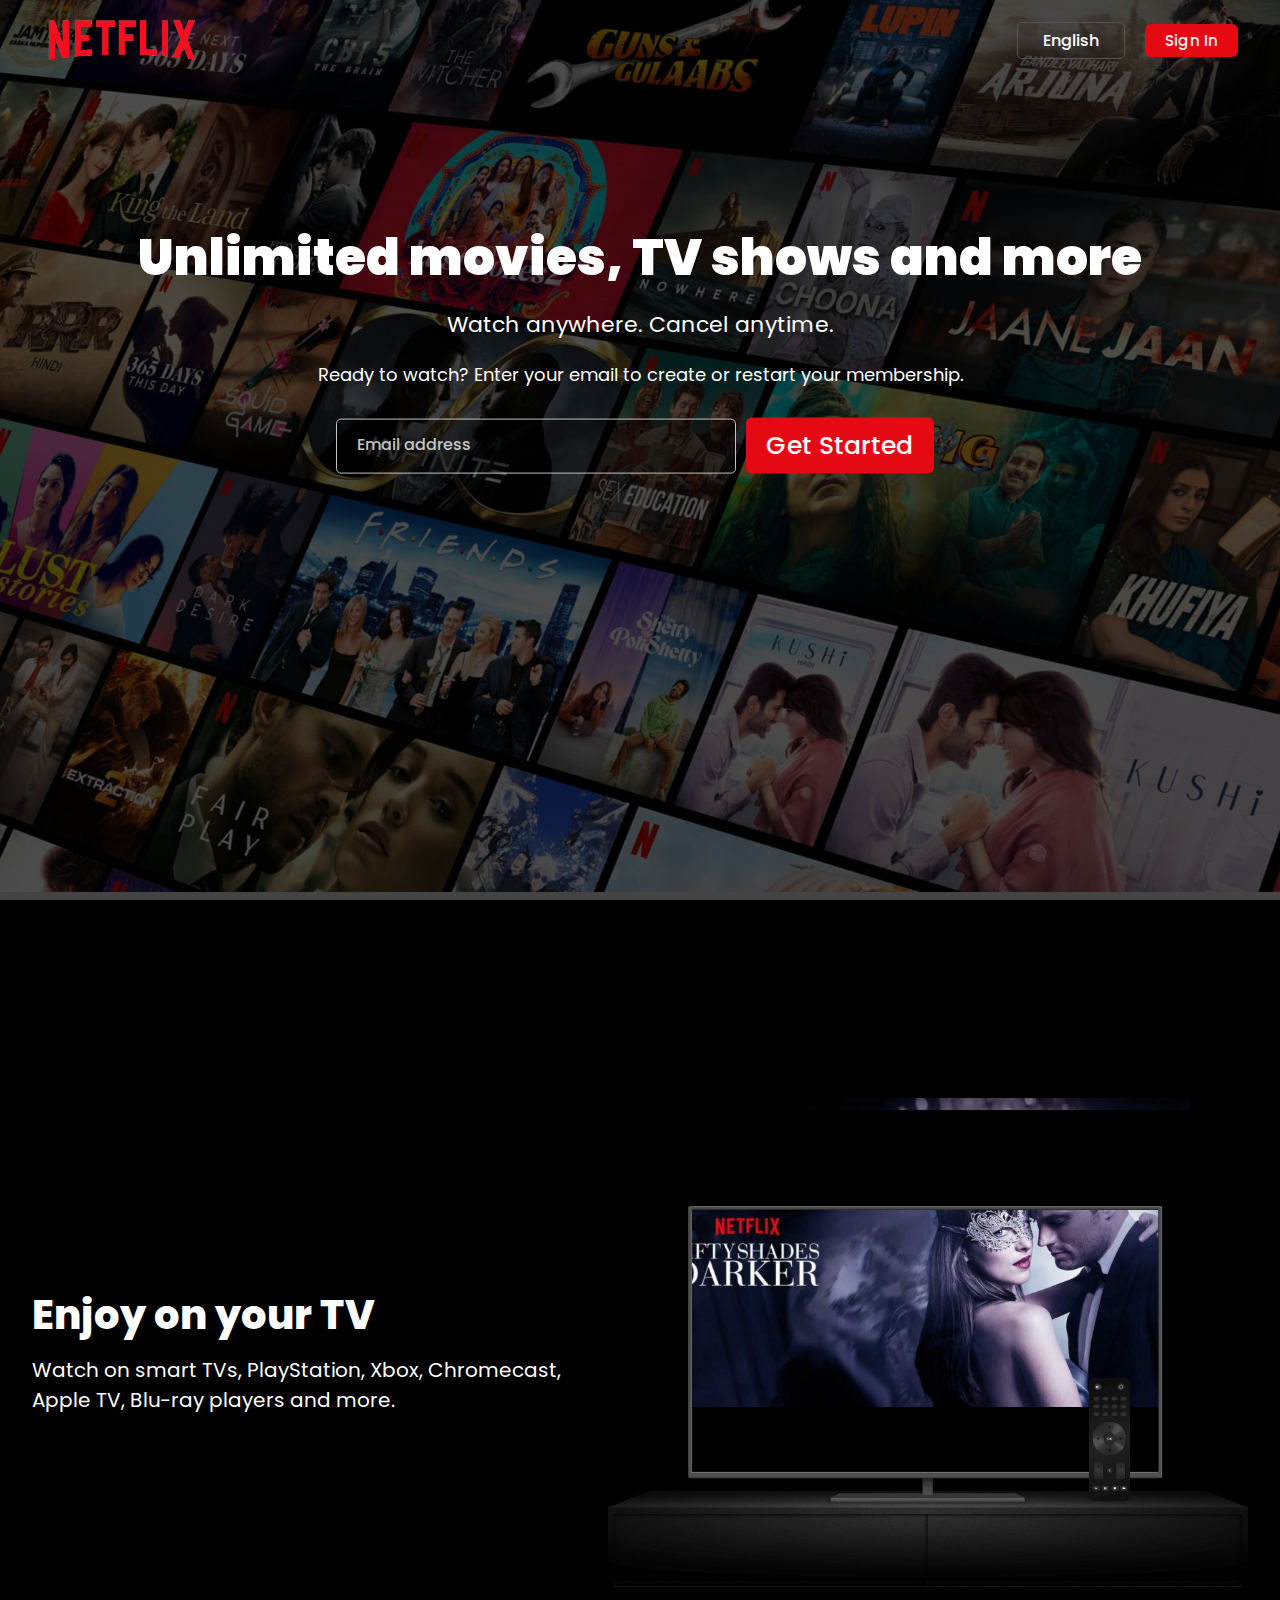
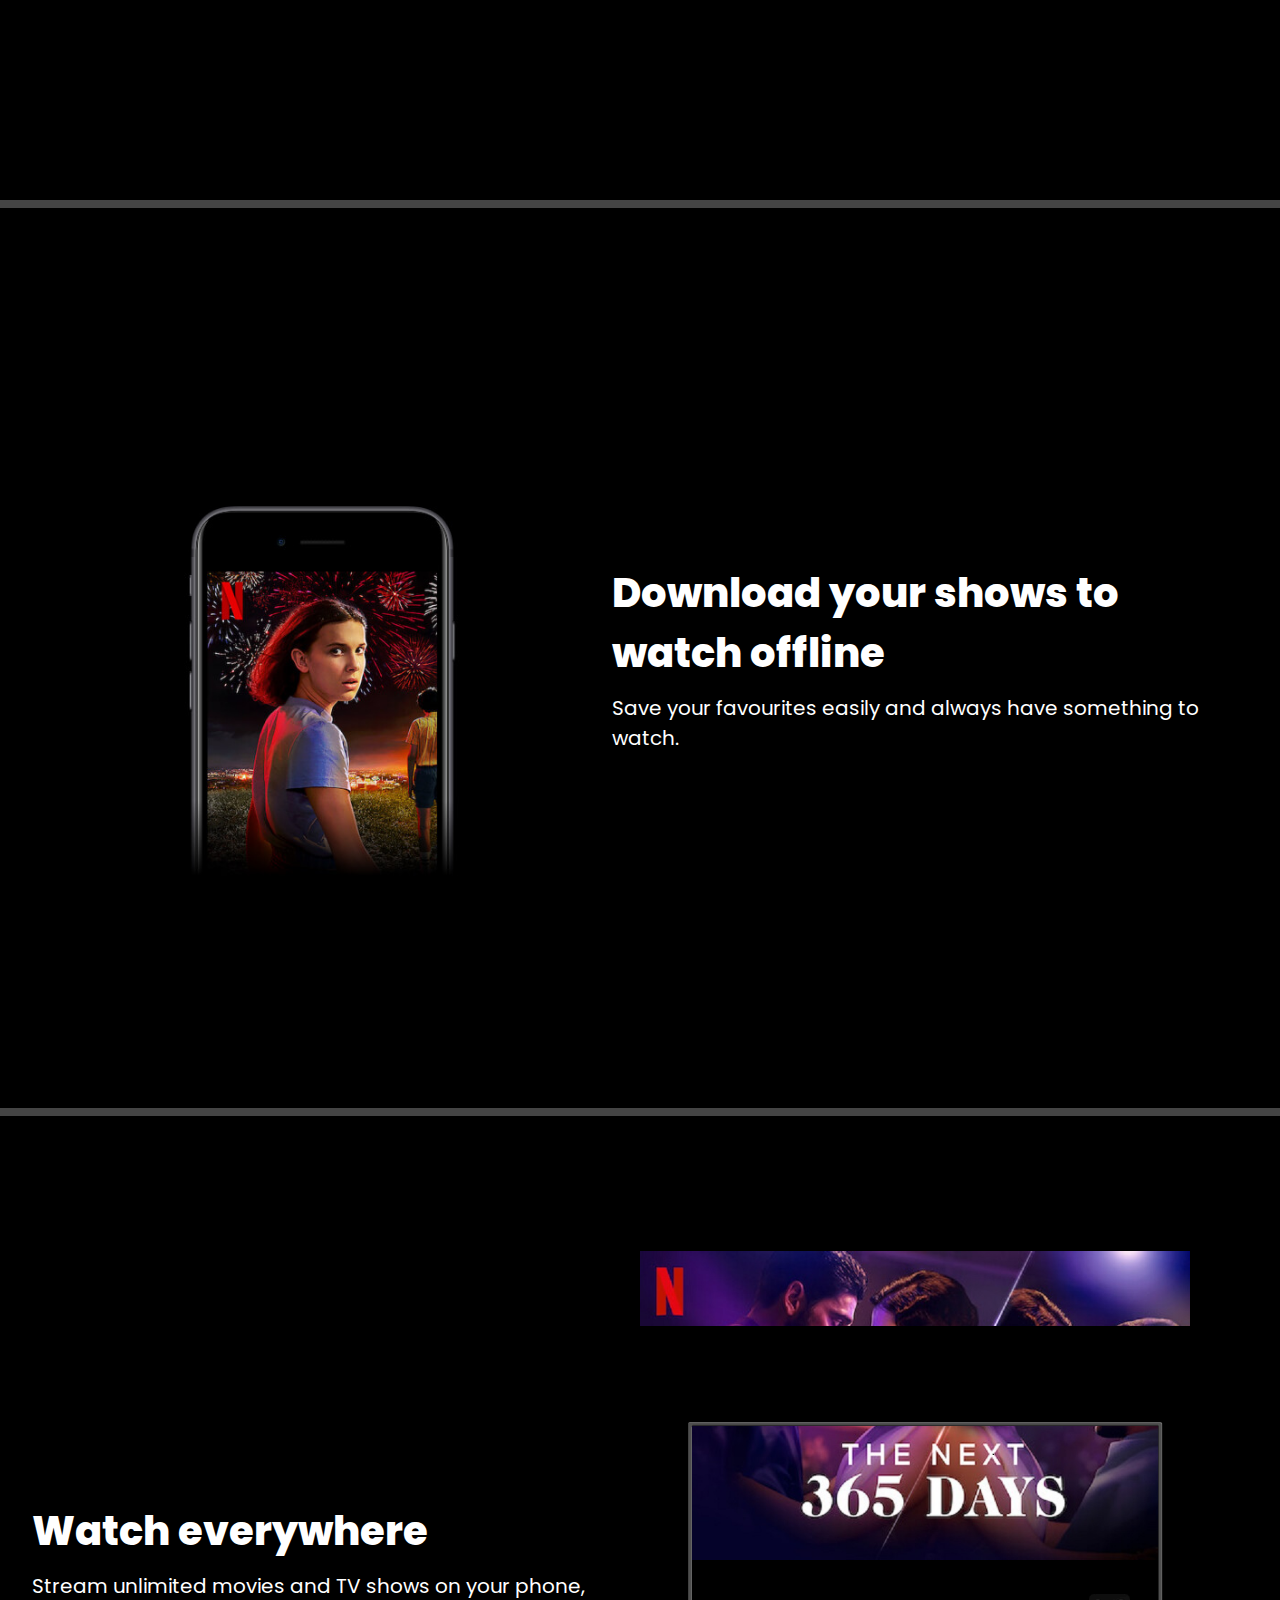
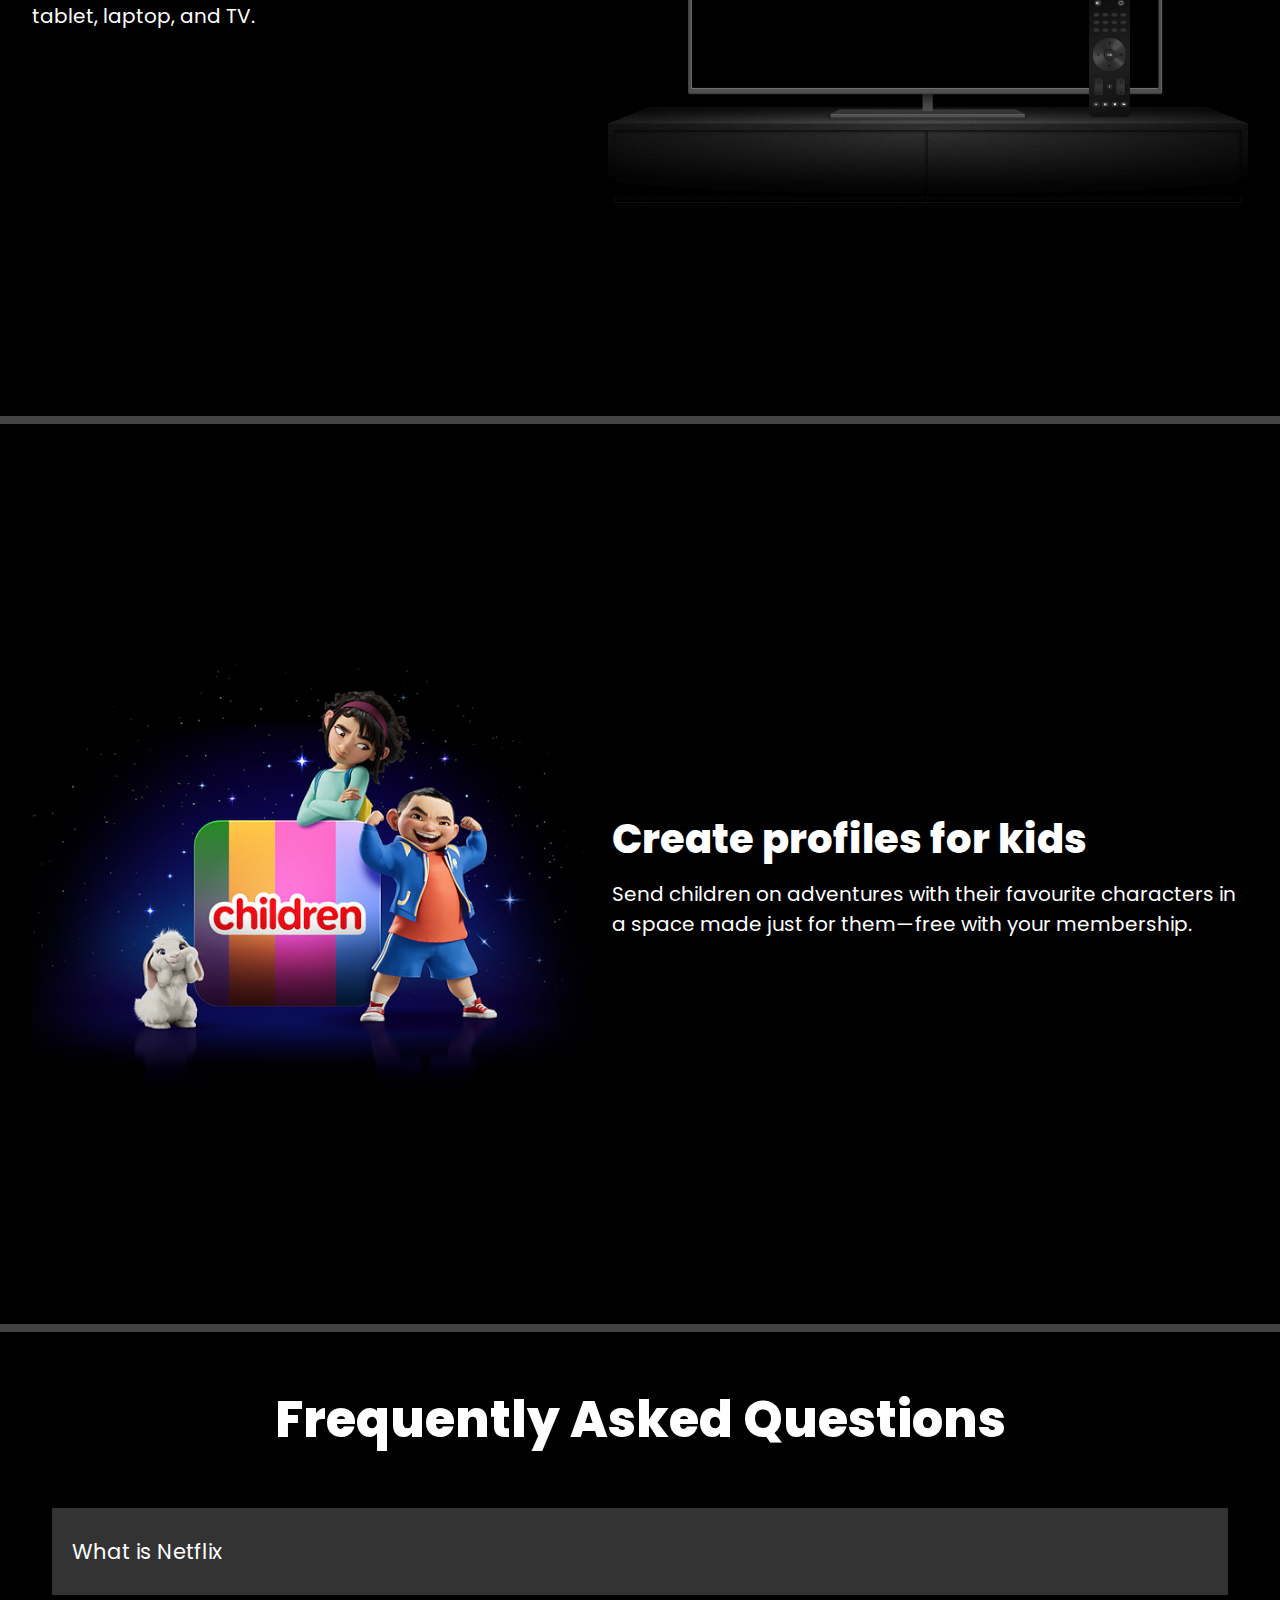
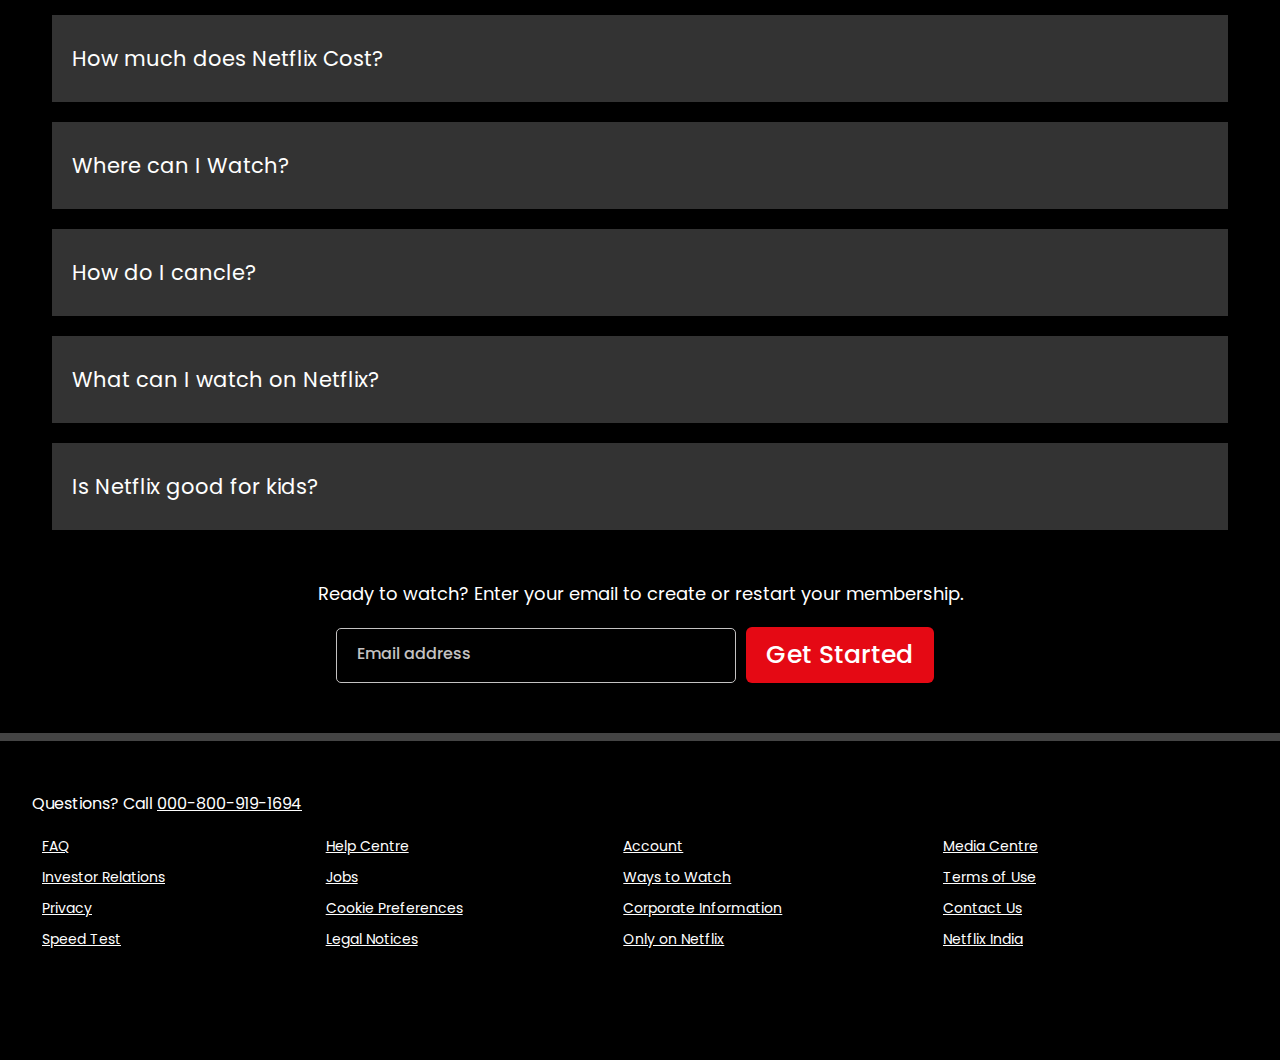
<file: index.html>
<!DOCTYPE html>
<html lang="en">
  <head>
    <meta charset="UTF-8" />
    <meta name="viewport" content="width=device-width, initial-scale=1.0" />
    <title>Netflix Website</title>
    <link rel="stylesheet" href="style.css" />
    <link rel="stylesheet" href="https://cdnjs.cloudflare.com/ajax/libs/font-awesome/6.5.1/css/all.min.css" integrity="sha512-DTOQO9RWCH3ppGqcWaEA1BIZOC6xxalwEsw9c2QQeAIftl+Vegovlnee1c9QX4TctnWMn13TZye+giMm8e2LwA==" crossorigin="anonymous" referrerpolicy="no-referrer" />
  </head>
  <body>
    <div class="main">
      <div class="page1">
        <div class="navbar container">
          <a href="#" class="logo"><img src="./logo.png" alt="" /></a>
          <div class="buttons">
            <span>English</span>
            <a href="#" class="btn">Sign In</a>
          </div>
        </div>

        <!-- <div class="text container"> -->
          <div class="content">
            <h1>Unlimited movies, TV shows and more</h1>
            <h3>Watch anywhere. Cancel anytime.</h3>
            <p>
              Ready to watch? Enter your email to create or restart your
              membership.
            </p>
            <div class="search">
              <input type="email" placeholder="Email address" name="hi" id="hi"/>
              <a href="#" class="btn btn-primary"
                >Get Started <i class="fa-solid fa-chevron-right"></i>
              </a>
            </div>
          <!-- </div> -->
        </div>
      </div>

      <div class="feature">
        <div class="page2 flex container">
          <div class="desc">
            <h1>Enjoy on your TV</h1>
            <p>
              Watch on smart TVs, PlayStation, Xbox, Chromecast, Apple TV,
              Blu-ray players and more.
            </p>
          </div>

          <img src="./page2.png" alt="" />
          <img src="./feature1.jpg" alt="" class="poster" />
        </div>
      </div>

      <div class="feature">
        <div class="page3 flex container">
          <img src="./page3.jpg" alt="" />
          <div class="desc">
            <h1>Download your shows to watch offline</h1>
            <p>
              Save your favourites easily and always have something to watch.
            </p>
          </div>
        </div>
      </div>

      <div class="feature">
        <div class="page2 flex container">
          <div class="desc">
            <h1>Watch everywhere</h1>
            <p>
              Stream unlimited movies and TV shows on your phone, tablet,
              laptop, and TV.
            </p>
          </div>

          <img src="./page2.png" alt="" />
          <img src="./feature3.jpg" alt="" class="poster2" />
        </div>
      </div>

      <div class="feature">
        <div class="page3 flex container">
          <img src="./page5.png" alt="" />
          <div class="desc">
            <h1>Create profiles for kids</h1>
            <p>
              Send children on adventures with their favourite characters in a
              space made just for them—free with your membership.
            </p>
          </div>
        </div>
      </div>

      <div class="faqs container">
        <h2>Frequently Asked Questions</h2>
        <div class="faqs_container">
          <article class="faq">
            <div class="faq_icon">
              <i class="fa-regular fa-plus"></i>
            </div>

            <div class="question_answer">
              <h4>What is Netflix</h4>
              <p>
                Netflix is a streaming service that offers a wide variety of
                award-winning TV shows, movies, anime, documentaries and more -
                on thousands of internet-connected devices. <br />
                <br />
                You can watch as much as you want, whenever you want, without a
                single ad - all for one low monthly price. There's always
                something new to discover, and new TV shows and movies are added
                every week!
              </p>
            </div>
          </article>

          <article class="faq">
            <div class="faq_icon">
              <i class="fa-regular fa-plus"></i>
            </div>

            <div class="question_answer">
              <h4>How much does Netflix Cost?</h4>
              <p>
                Watch Netflix on your smartphone, tablet, Smart TV, laptop, or
                streaming device, all for one fixed monthly fee. Plans range
                from ₹149 to ₹649 a month. No extra costs, no contracts.
              </p>
            </div>
          </article>

          <article class="faq">
            <div class="faq_icon">
              <i class="fa-regular fa-plus"></i>
            </div>

            <div class="question_answer">
              <h4>Where can I Watch?</h4>
              <p>
                Watch anywhere, anytime. Sign in with your Netflix account to
                watch instantly on the web at netflix.com from your personal
                computer or on any internet-connected device that offers the
                Netflix app, including smart TVs, smartphones, tablets,
                streaming media players and game consoles. <br />
                <br />
                You can also download your favourite shows with the iOS,
                Android, or Windows 10 app. Use downloads to watch while you're
                on the go and without an internet connection. Take Netflix with
                you anywhere.
              </p>
            </div>
          </article>

          <article class="faq">
            <div class="faq_icon">
              <i class="fa-regular fa-plus"></i>
            </div>

            <div class="question_answer">
              <h4>How do I cancle?</h4>
              <p>
                Netflix is flexible. There are no annoying contracts and no
                commitments. You can easily cancel your account online in two
                clicks. There are no cancellation fees - start or stop your
                account anytime.
              </p>
            </div>
          </article>

          <article class="faq">
            <div class="faq_icon">
              <i class="fa-regular fa-plus"></i>
            </div>

            <div class="question_answer">
              <h4>What can I watch on Netflix?</h4>
              <p>
                Netflix has an extensive library of feature films,
                documentaries, TV shows, anime, award-winning Netflix originals,
                and more. Watch as much as you want, anytime you want.
              </p>
            </div>
          </article>

          <article class="faq">
            <div class="faq_icon">
                <i class="fa-regular fa-plus"></i>
            </div>

            <div class="question_answer">
              <h4>Is Netflix good for kids?</h4>
              <p>
                The Netflix Kids experience is included in your membership to
                give parents control while kids enjoy family-friendly TV shows
                and films in their own space. <br />
                <br />
                Kids profiles come with PIN-protected parental controls that let
                you restrict the maturity rating of content kids can watch and
                block specific titles you don't want kids to see.
              </p>
            </div>
          </article>
        </div>
      </div>

      <div class="last">
        <p>
          Ready to watch? Enter your email to create or restart your membership.
        </p>
        <div class="search button2 get">
          <input type="email" placeholder="Email address" name="yes" id="yes" />
          <a href="#" class="btn btn-primary">
            Get Started <i class="fa-solid fa-chevron-right"></i>
          </a>
        </div>
      </div>

      <div class="footer container">
        <p>Questions? Call <span>000-800-919-1694</span></p>

        <div class="footer-content">
          <div class="footer1 f-property">
            <a href="#">FAQ</a>
            <a href="#">Investor Relations</a>
            <a href="#">Privacy</a>
            <a href="#">Speed Test</a>
          </div>
          <div class="footer2 f-property">
            <a href="#">Help Centre</a>
            <a href="#">Jobs</a>
            <a href="#">Cookie Preferences</a>
            <a href="#">Legal Notices</a>
          </div>
          <div class="footer3 f-property">
            <a href="#">Account</a>
            <a href="#">Ways to Watch</a>
            <a href="#">Corporate Information</a>
            <a href="#">Only on Netflix</a>
          </div>
          <div class="footer4 f-property">
            <a href="#">Media Centre</a>
            <a href="#">Terms of Use</a>
            <a href="#">Contact Us</a>
            <a href="#">Netflix India</a>
          </div>
        </div>
      </div>
    </div>

    

    <script>
      const faqs = document.querySelectorAll(".faq");
      faqs.forEach((faq) => {
        faq.addEventListener("click", () => {
          faq.classList.toggle("open");

          const icon = faq.querySelector(".faq_icon i");
          if (icon.className === "fa-regular fa-plus") {
            icon.className = "fa-solid fa-xmark";
          } else {
            icon.className = "fa-regular fa-plus";
          }
        });
      });
    </script>
  </body>
</html>
</file>
<file: style.css>
@import url("https://fonts.googleapis.com/css2?family=Poppins:wght@300;400;500;600;700;800;900&display=swap");
* {
  margin: 0;
  padding: 0;
  box-sizing: border-box;
  font-family: "Poppins", sans-serif;
}

:root {
  font-size: 62.5%;
  --color-white: #fff;
  --color-black: #000;
  --color-red: #e50914;
}
.container {
  width: 1450px;
  max-width: 95%;
  margin: auto;
}
body {
  background-color: var(--color-black);
}

.main {
  width: 100%;
  height: 100%;
}
.page1 {
  position: relative;
  width: 100%;
  height: 100vh;
  background: linear-gradient(rgba(0, 0, 0, 0.6), rgba(0, 0, 0, 0.6)),
    url("./back.jpg");
  background-size: cover;
  background-position: top;
  border-bottom: 8px solid #444;
}
.navbar {
  width: 100%;
  height: 80px;
  display: flex;
  justify-content: space-between;
  align-items: center;
}
.logo {
  width: 180px;
  height: auto;
}

.logo img {
  width: 100%;
  height: 100%;
}

.buttons {
  display: flex;
  justify-content: center;
  align-items: center;
  gap: 20px;
}
.buttons span {
  padding: 5px 25px;
  border: 1.5px solid #555;
  border-radius: 5px;
  font-size: 1.6rem;
  font-weight: 500;
  color: var(--color-white);
  cursor: pointer;
}
.btn {
  padding: 5px 20px;
  background-color: var(--color-red);
  font-size: 1.5rem;
  text-decoration: none;
  font-weight: 500;
  color: var(--color-white);
  border-radius: 6px;
  cursor: pointer;
  display: inline-block;
  letter-spacing: 0.01rem;
  text-align: center;
  margin-right: 10px;
}

.btn:hover {
  background-color: #e50914c5;
}

.content {
  text-align: center;
  transform: translatey(60%);
}
.content h1 {
  font-size: 5rem;
  color: var(--color-white);
  font-weight: 900;
  line-height: 1.2;
}

.content h3 {
  margin-top: 2rem;
  font-size: 2.2rem;
  color: var(--color-white);
  font-weight: 400;
}

.content p {
  margin-top: 2rem;
  font-size: 1.8rem;
  color: var(--color-white);
  font-weight: 400;
}
.search {
  margin-top: 3rem;
  display: flex;
  align-items: center;
  justify-content: center;
  gap: 10px;
}

.search input {
  width: 400px;
  height: 55px;
  background-color: #0000006a;
  outline: none;
  border: 1.5px solid #222;
  color: var(--color-white);
  border: 0.1px solid #c4c2c2;
  border-radius: 5px;
}

.search input:focus-within {
  color: var(--color-white);
  padding-left: 2rem;
}

.search input::placeholder {
  font-size: 1.6rem;
  padding-left: 20px;
  font-weight: 500;
  color: #c4c2c2;
}

.btn-primary {
  padding: 0.9rem 2rem;
  font-size: 2.5rem;
}
.feature {
  border-bottom: 8px solid #444;
}
.page2 {
  width: 100%;
  height: 100vh;
  background-color: var(--color-black);
  color: var(--color-white);
  position: relative;
  z-index: 1;
}
.poster {
  position: absolute;
  top: 22%;
  left: 50%;
  width: 550px;
  z-index: -1;
}
.poster2 {
  position: absolute;
  top: 15%;
  left: 50%;
  width: 550px;
  z-index: -1;
}

.flex {
  display: flex;
  justify-content: space-between;
  align-items: center;
  width: 100%;
  height: 100vh;
}
.flex h1 {
  font-size: 4rem;
  font-weight: 800;
}
.flex p {
  font-size: 2rem;
  font-weight: 400;
  margin-top: 1rem;
}
.page3 {
  width: 100%;
  height: 100vh;
  background-color: var(--color-black);
  color: var(--color-white);
}
.page3 img {
  width: 580px;
}
.faqs {
  color: var(--color-white);
  box-shadow: inset 0 0 3rem rgba(0, 0, 0, 0.8);
}
.faqs h2 {
  text-align: center;
  font-size: 5rem;
  font-weight: 800;
  margin-top: 5rem;
  margin-bottom: 5rem;
}

.faq {
  position: relative;
  padding: 2rem 0;
  display: flex;
  align-items: center;
  gap: 1.4rem;
  height: fit-content;
  cursor: pointer;
  background-color: #333;
  margin: 20px;
}
.faq p {
  color: var(--color-white);
  margin-top: 1rem;
  font-size: 2rem;
  display: none;
  border-top: 1px solid #000;
  padding: 2rem;
  letter-spacing: 0.05rem;
}
.faq h4 {
  color: var(--color-white);
  font-size: 2.1rem;
  font-weight: 400;
  margin-left: 2rem;
  padding: 0.8rem 0;
}
.faq_icon {
  position: absolute;
  right: 20px;
  top: 10px;
  color: var(--color-white);
  font-size: 4rem;
}
.faq.open p {
  color: var(--color-white);
  display: block;
}
.last {
  margin: 5rem 0;
  padding-bottom: 5rem;
  border-bottom: 8px solid #444;
}
.last p {
  text-align: center;
  font-size: 1.8rem;
  color: var(--color-white);
  margin-bottom: -10px;
}
.footer {
  margin: 5rem auto;
  padding-right: 20rem;
  margin-bottom: 10rem;
}
.footer p {
  color: var(--color-white);
  margin-bottom: 1rem;
  font-size: 1.6rem;
}
.footer p span {
  text-decoration: underline;
  cursor: pointer;
}
.footer-content {
  display: flex;
  justify-content: space-between;
  align-items: center;
}

.f-property a {
  display: block;
  color: var(--color-white);
  margin: 1rem;
  font-size: 1.4rem;
}

/* media Query */

@media (max-width: 600px) {
  .logo {
    width: 100px;
  }

  .buttons span {
    padding: 7px 12px;
    font-size: 1.2rem;
  }
  .btn {
    padding: 7px 12px;
    font-size: 1.2rem;
  }
  .page1{
    height: 90vh;
  }

  .content {
    transform: translateY(20%);
  }
  .content h1 {
    font-size: 3rem;
    font-weight: 700;
  }
  .content h3 {
    margin-top: 3rem;
    font-size: 1.8rem;
  }
  .content p {
    margin-top: 3rem;
    font-size: 1.8rem;
  }
  .search {
    display: block;
  }
  .search input {
    width: 279px;
    margin-bottom: 16px;
  }
  .btn-primary {
    width: 160px;
    height: 48px;
    font-size: 1.8rem;
    text-align: center;
    padding-top: 10px;
  }
  .flex {
    display: flex;
    justify-content: center;
    flex-direction: column;
  }
  .flex h1 {
    font-size: 3rem;
    font-weight: 700;
    text-align: center;
    margin-top: 50px;
  }
  .flex p {
    font-size: 1.8rem;
    text-align: center;
    margin-top: 3rem;
  }
  .page3 img {
    width: 100vw;
    height: auto;
  }
  .page2 img {
    width: 100vw;
    height: auto;
  }
  .poster {
    top: 50%;
    left: 5%;
  }
  .poster2 {
    top: 50%;
    left: 5%;
  }
  .feature{
    margin: 0 10px;
  }
  .faqs h2{
    font-size: 3rem;
    font-weight: 700;
    margin-top: 50px;
  }
  .faq{
    padding: 1rem 0;
  }
  .faq p {
    font-size: 1.5rem;
  }
  .faq h4 {
    font-size: 1.5rem;
  }
  .faq_icon {
    font-size: 2rem;
  }
  .get{
    display: flex;
    justify-content: center;
    flex-direction: column;
  }
  .footer {
    margin-bottom: 20rem;
  }
}
</file>
